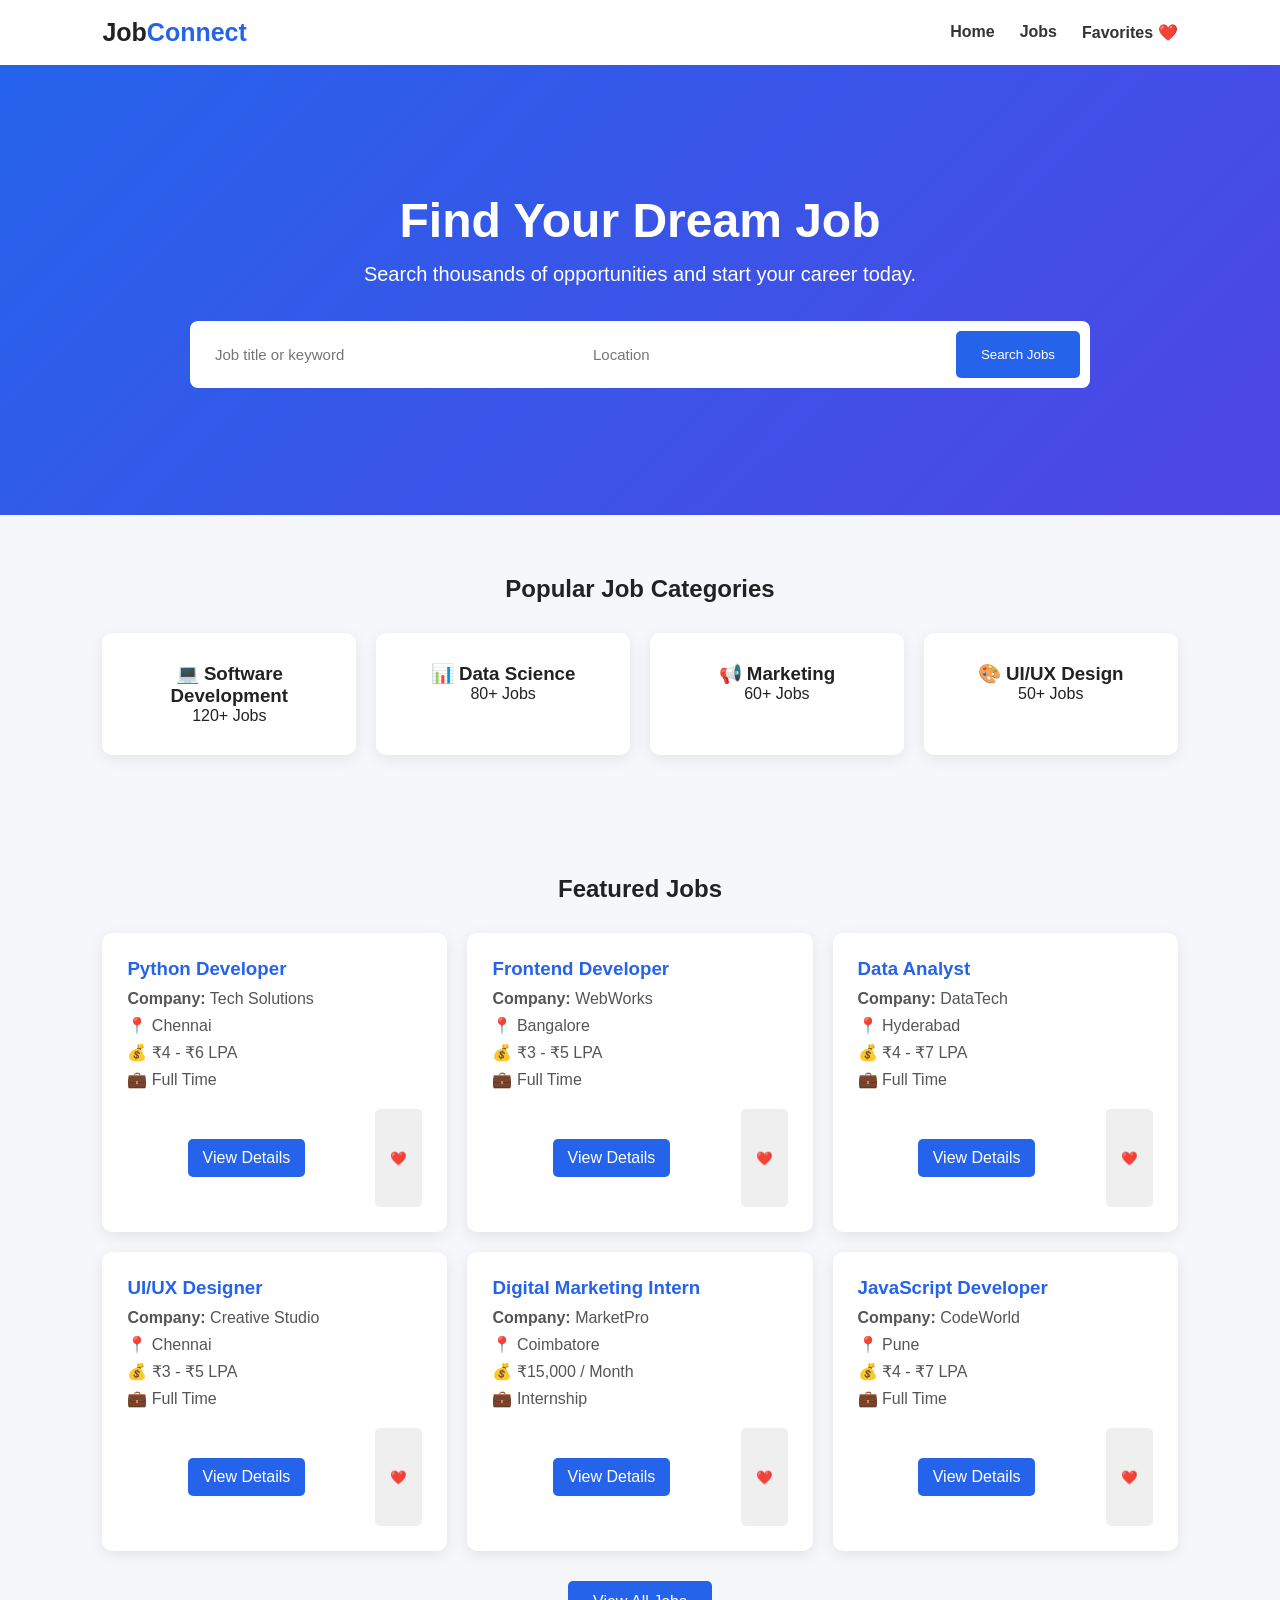
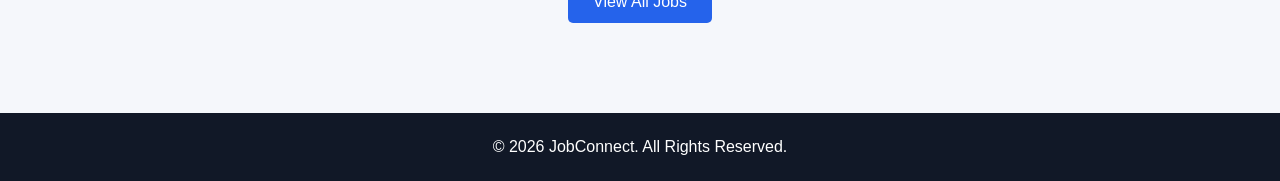
<file: html/index.html>
<!DOCTYPE html>
<html lang="en">
<head>
    <meta charset="UTF-8">
    <meta name="viewport" content="width=device-width, initial-scale=1.0">
    <title>JobConnect - Find Your Dream Job</title>
    <link rel="stylesheet" href="/css/style.css">
</head>

<body>

<header>
    <nav class="navbar">
        <div class="logo">Job<span>Connect</span></div>

        <ul class="nav-links">
            <li><a href="index.html">Home</a></li>
            <li><a href="jobs.html">Jobs</a></li>
            <li><a href="favorites.html">Favorites ❤️</a></li>
        </ul>
    </nav>
</header>

<section class="hero">
    <div class="hero-content">
        <h1>Find Your Dream Job</h1>
        <p>Search thousands of opportunities and start your career today.</p>

        <div class="search-box">
            <input type="text" id="homeSearch" placeholder="Job title or keyword">
            <input type="text" id="homeLocation" placeholder="Location">
            <button onclick="searchJobs()">Search Jobs</button>
        </div>
    </div>
</section>

<section class="categories">
    <h2>Popular Job Categories</h2>

    <div class="category-container">

        <div class="category-card" onclick="categorySearch('Software')">
            <h3>💻 Software Development</h3>
            <p>120+ Jobs</p>
        </div>

        <div class="category-card" onclick="categorySearch('Data')">
            <h3>📊 Data Science</h3>
            <p>80+ Jobs</p>
        </div>

        <div class="category-card" onclick="categorySearch('Marketing')">
            <h3>📢 Marketing</h3>
            <p>60+ Jobs</p>
        </div>

        <div class="category-card" onclick="categorySearch('Design')">
            <h3>🎨 UI/UX Design</h3>
            <p>50+ Jobs</p>
        </div>

    </div>
</section>

<section class="featured">
    <h2>Featured Jobs</h2>

    <div id="featuredJobs" class="job-container"></div>

    <a href="jobs.html" class="view-btn">View All Jobs</a>
</section>

<footer>
    <p>© 2026 JobConnect. All Rights Reserved.</p>
</footer>

<script src="/js/jobs.js"></script>
<script src="/js/main.js"></script>

</body>
</html>
</file>
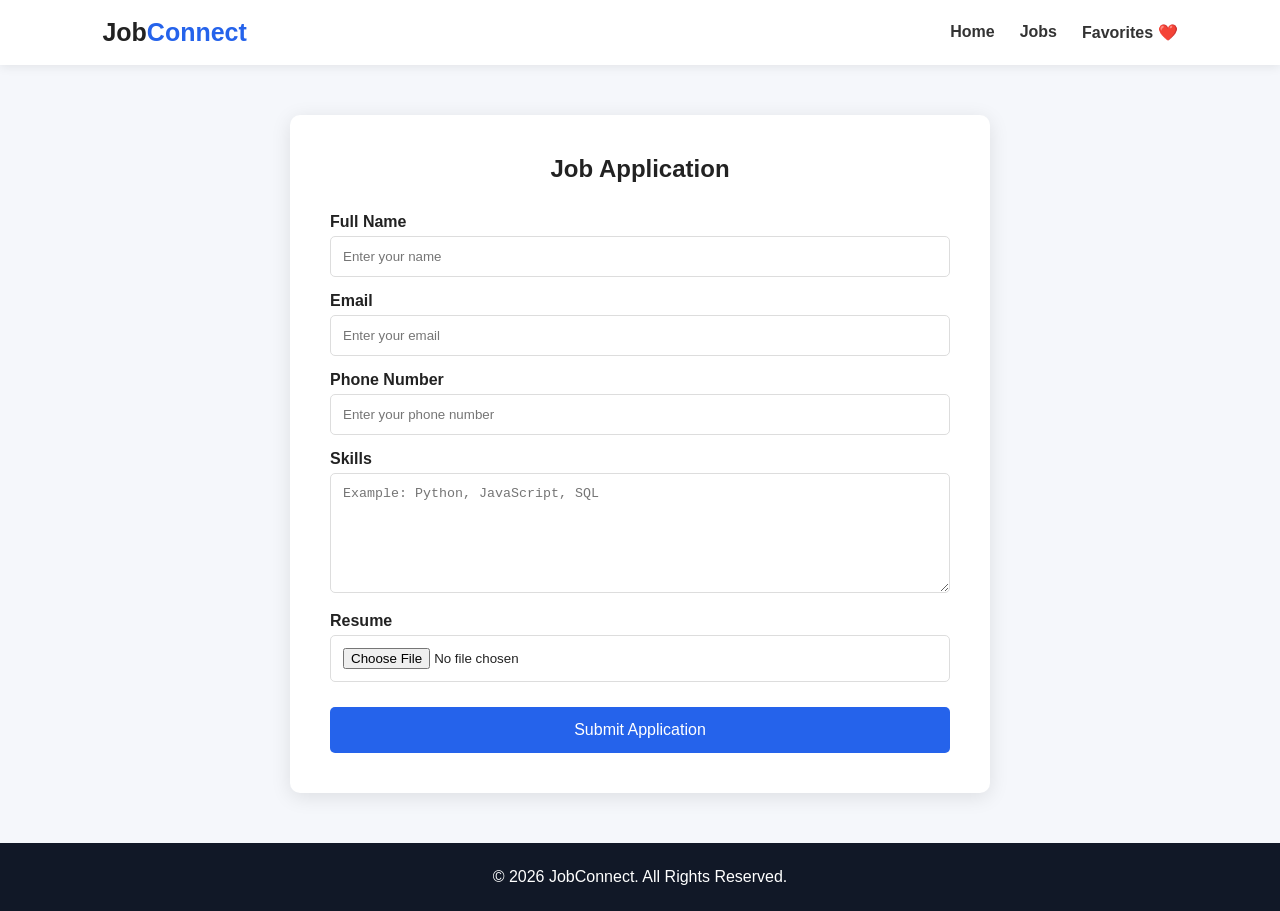
<file: html/apply.html>
<!DOCTYPE html>
<html lang="en">

<head>

    <meta charset="UTF-8">

    <meta name="viewport"
          content="width=device-width, initial-scale=1.0">

    <title>Apply Job - JobConnect</title>

    <link rel="stylesheet"
          href="/css/style.css">

</head>

<body>

<header>

    <nav class="navbar">

        <div class="logo">
            Job<span>Connect</span>
        </div>

        <ul class="nav-links">

            <li>
                <a href="index.html">
                    Home
                </a>
            </li>

            <li>
                <a href="jobs.html">
                    Jobs
                </a>
            </li>

            <li>
                <a href="favorites.html">
                    Favorites ❤️
                </a>
            </li>

        </ul>

    </nav>

</header>


<section class="apply-section">

    <h1>Job Application</h1>

    <form id="applicationForm">

        <label>Full Name</label>

        <input
            type="text"
            id="name"
            placeholder="Enter your name"
            required
        >


        <label>Email</label>

        <input
            type="email"
            id="email"
            placeholder="Enter your email"
            required
        >


        <label>Phone Number</label>

        <input
            type="tel"
            id="phone"
            placeholder="Enter your phone number"
            required
        >


        <label>Skills</label>

        <textarea
            id="skills"
            placeholder="Example: Python, JavaScript, SQL"
            required
        ></textarea>


        <label>Resume</label>

        <input
            type="file"
            id="resume"
            accept=".pdf,.doc,.docx"
            required
        >


        <button type="submit">
            Submit Application
        </button>

    </form>

</section>


<footer>

    <p>
        © 2026 JobConnect. All Rights Reserved.
    </p>

</footer>


<script src="/js/apply.js"></script>

</body>
</html>
</file>
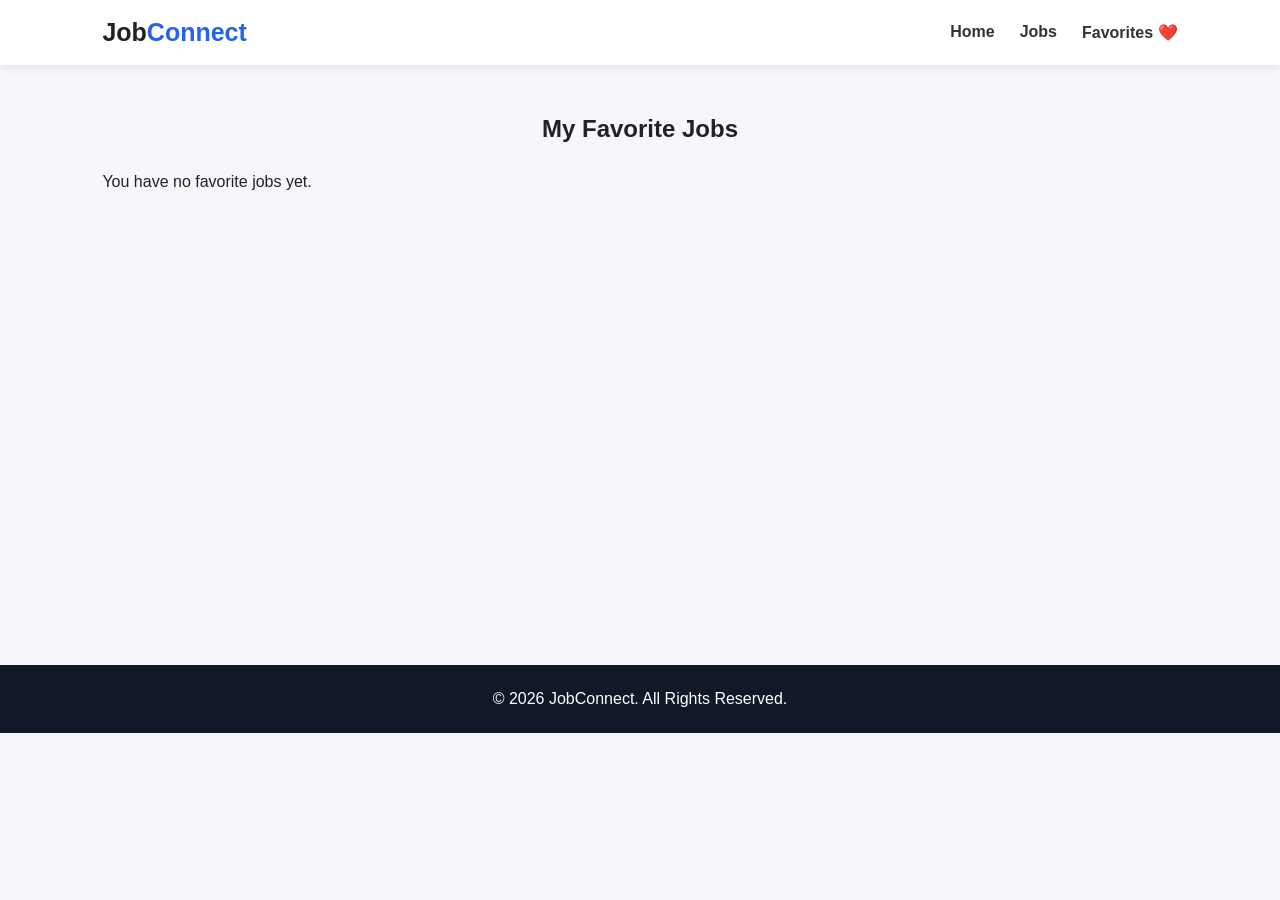
<file: html/favorites.html>
<!DOCTYPE html>
<html lang="en">

<head>

    <meta charset="UTF-8">

    <meta name="viewport"
          content="width=device-width, initial-scale=1.0">

    <title>Favorite Jobs - JobConnect</title>

    <link rel="stylesheet"
          href="/css/style.css">

</head>

<body>

<header>

    <nav class="navbar">

        <div class="logo">
            Job<span>Connect</span>
        </div>

        <ul class="nav-links">

            <li>
                <a href="index.html">
                    Home
                </a>
            </li>

            <li>
                <a href="jobs.html">
                    Jobs
                </a>
            </li>

            <li>
                <a href="favorites.html">
                    Favorites ❤️
                </a>
            </li>

        </ul>

    </nav>

</header>


<section class="jobs-section">

    <h1>My Favorite Jobs</h1>

    <div
        id="favoriteJobs"
        class="job-container">
    </div>

</section>


<footer>

    <p>
        © 2026 JobConnect. All Rights Reserved.
    </p>

</footer>


<script src="/js/jobs.js"></script>
<script src="/js/favorites.js"></script>

</body>
</html>
</file>
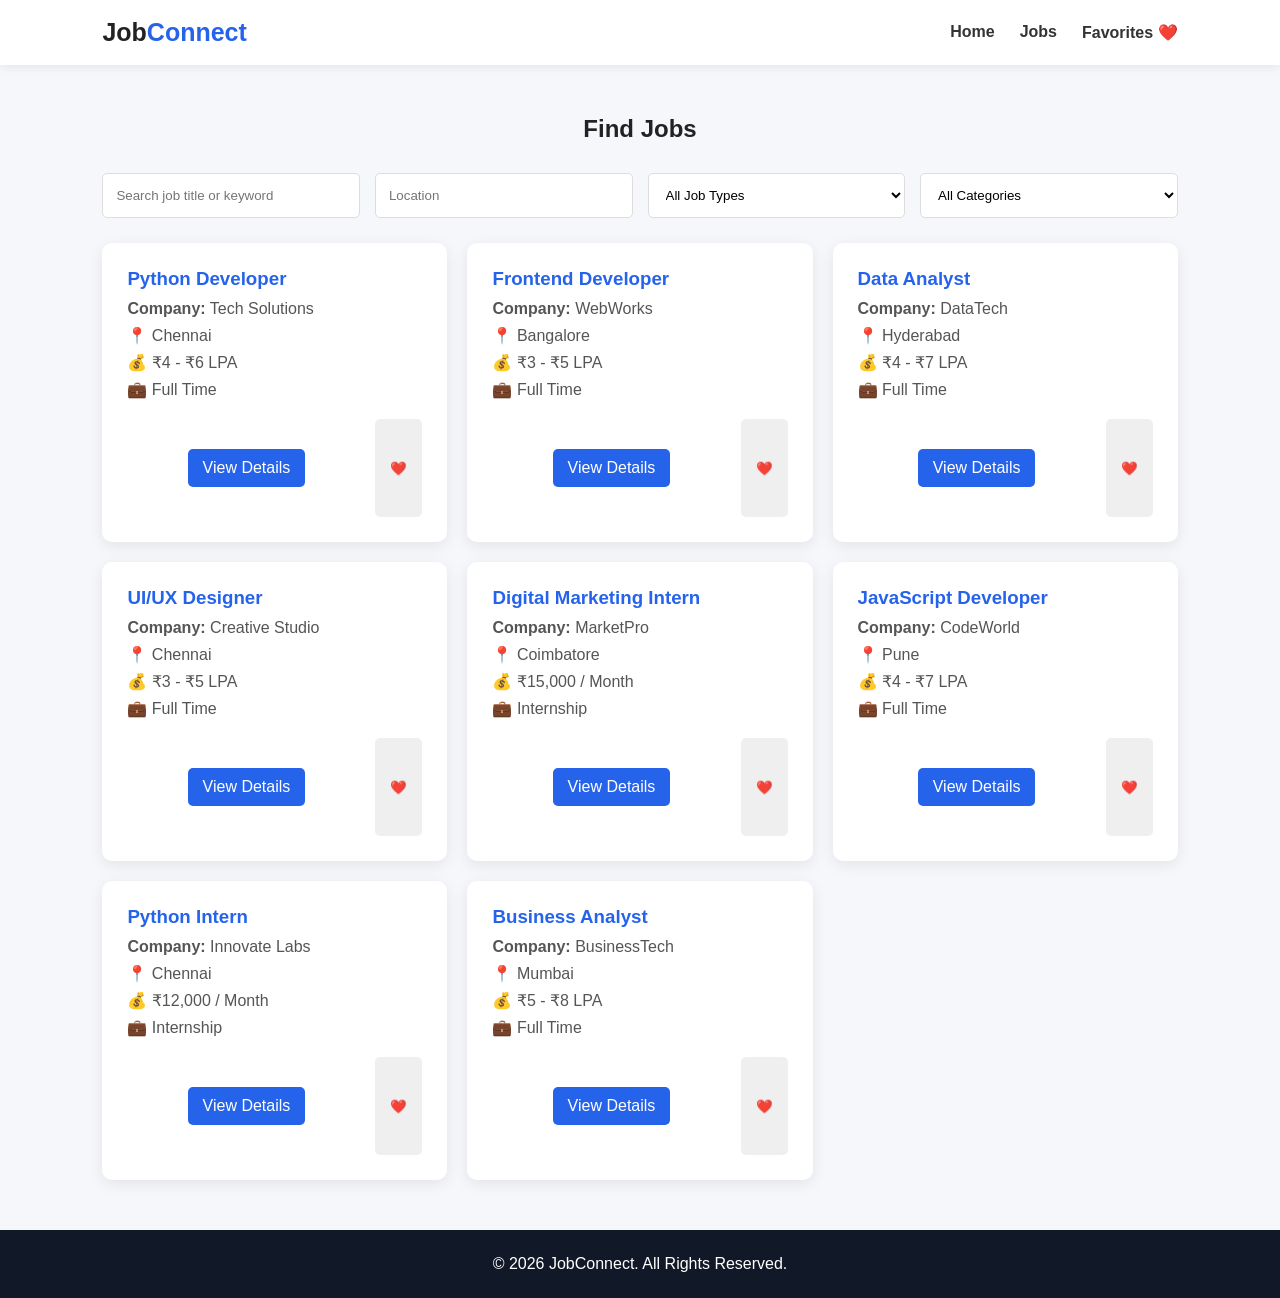
<file: html/jobs.html>
<!DOCTYPE html>
<html lang="en">

<head>
    <meta charset="UTF-8">
    <meta name="viewport" content="width=device-width, initial-scale=1.0">

    <title>JobConnect - Jobs</title>

    <link rel="stylesheet" href="/css/style.css">
</head>

<body>

<header>
    <nav class="navbar">

        <div class="logo">
            Job<span>Connect</span>
        </div>

        <ul class="nav-links">
            <li><a href="index.html">Home</a></li>
            <li><a href="jobs.html">Jobs</a></li>
            <li><a href="favorites.html">Favorites ❤️</a></li>
        </ul>

    </nav>
</header>


<section class="jobs-section">

    <h1>Find Jobs</h1>

    <div class="filters">

        <input
            type="text"
            id="searchInput"
            placeholder="Search job title or keyword"
        >

        <input
            type="text"
            id="locationInput"
            placeholder="Location"
        >

        <select id="jobType">

            <option value="">All Job Types</option>

            <option value="Full Time">
                Full Time
            </option>

            <option value="Part Time">
                Part Time
            </option>

            <option value="Internship">
                Internship
            </option>

        </select>

        <select id="category">

            <option value="">All Categories</option>

            <option value="Software">
                Software
            </option>

            <option value="Data">
                Data
            </option>

            <option value="Marketing">
                Marketing
            </option>

            <option value="Design">
                Design
            </option>

        </select>

    </div>


    <div id="jobList" class="job-container"></div>

</section>


<footer>
    <p>© 2026 JobConnect. All Rights Reserved.</p>
</footer>


<script src="/js/jobs.js"></script>
<script src="/js/main.js"></script>

</body>
</html>
</file>
<file: css/style.css>
* {
    margin: 0;
    padding: 0;
    box-sizing: border-box;
}

body {
    font-family: Arial, sans-serif;
    background: #f5f7fb;
    color: #222;
}


/* Navbar */

.navbar {
    display: flex;
    justify-content: space-between;
    align-items: center;

    padding: 18px 8%;

    background: white;

    box-shadow: 0 2px 10px rgba(0,0,0,0.08);
}

.logo {
    font-size: 25px;
    font-weight: bold;
}

.logo span {
    color: #2563eb;
}

.nav-links {
    display: flex;
    list-style: none;
    gap: 25px;
}

.nav-links a {
    text-decoration: none;
    color: #333;
    font-weight: bold;
}

.nav-links a:hover {
    color: #2563eb;
}


/* Hero */

.hero {
    min-height: 450px;

    display: flex;
    justify-content: center;
    align-items: center;

    text-align: center;

    background: linear-gradient(
        135deg,
        #2563eb,
        #4f46e5
    );

    color: white;

    padding: 30px;
}

.hero-content {
    width: 100%;
    max-width: 900px;
}

.hero h1 {
    font-size: 48px;
    margin-bottom: 15px;
}

.hero p {
    font-size: 20px;
    margin-bottom: 35px;
}


/* Search */

.search-box {
    display: flex;
    gap: 10px;
    background: white;
    padding: 10px;
    border-radius: 8px;
}

.search-box input {
    flex: 1;
    padding: 15px;
    border: none;
    outline: none;
    font-size: 15px;
}

.search-box button {
    background: #2563eb;
    color: white;
    border: none;
    padding: 15px 25px;
    cursor: pointer;
    border-radius: 5px;
}


/* Categories */

.categories,
.featured {
    padding: 60px 8%;
}

.categories h2,
.featured h2 {
    text-align: center;
    margin-bottom: 30px;
}

.category-container {
    display: grid;

    grid-template-columns:
        repeat(4, 1fr);

    gap: 20px;
}

.category-card {
    background: white;

    padding: 30px;

    text-align: center;

    border-radius: 10px;

    cursor: pointer;

    box-shadow:
        0 4px 15px rgba(0,0,0,0.08);

    transition: 0.3s;
}

.category-card:hover {
    transform: translateY(-5px);
}


/* Jobs */

.job-container {
    display: grid;

    grid-template-columns:
        repeat(3, 1fr);

    gap: 20px;

    margin-top: 25px;
}

.job-card {
    background: white;

    padding: 25px;

    border-radius: 10px;

    box-shadow:
        0 4px 15px rgba(0,0,0,0.08);
}

.job-card h3 {
    color: #2563eb;
    margin-bottom: 10px;
}

.job-card p {
    margin: 8px 0;
    color: #555;
}

.job-actions {
    display: flex;
    gap: 10px;
    margin-top: 20px;
}

.job-actions button,
.job-actions a {
    padding: 10px 15px;
    border: none;
    border-radius: 5px;
    cursor: pointer;
    text-decoration: none;
}

.view-btn {
    display: block;

    width: fit-content;

    margin: 30px auto;

    background: #2563eb;

    color: white;

    padding: 12px 25px;

    text-decoration: none;

    border-radius: 5px;
}


/* Jobs Page */

.jobs-section {
    padding: 50px 8%;

    min-height: 600px;
}

.jobs-section h1 {
    text-align: center;
    margin-bottom: 30px;
}

.filters {
    display: grid;

    grid-template-columns:
        repeat(4, 1fr);

    gap: 15px;
}

.filters input,
.filters select {
    padding: 13px;

    border: 1px solid #ddd;

    border-radius: 5px;

    background: white;
}


/* Details */

.details-section {
    padding: 60px 8%;

    min-height: 600px;
}

.details-card {
    max-width: 800px;

    margin: auto;

    background: white;

    padding: 40px;

    border-radius: 10px;

    box-shadow:
        0 4px 20px rgba(0,0,0,0.1);
}

.details-card h1 {
    color: #2563eb;
    margin-bottom: 20px;
}

.details-card h2 {
    margin-top: 30px;
    margin-bottom: 10px;
}

.details-card li {
    margin: 8px 0;
}

.apply-btn {
    display: inline-block;

    margin-top: 25px;

    background: #2563eb;

    color: white;

    padding: 12px 25px;

    text-decoration: none;

    border-radius: 5px;
}


/* Application */

.apply-section {
    max-width: 700px;

    margin: 50px auto;

    background: white;

    padding: 40px;

    border-radius: 10px;

    box-shadow:
        0 4px 20px rgba(0,0,0,0.1);
}

.apply-section h1 {
    text-align: center;
    margin-bottom: 30px;
}

.apply-section label {
    display: block;

    margin-top: 15px;

    margin-bottom: 5px;

    font-weight: bold;
}

.apply-section input,
.apply-section textarea {
    width: 100%;

    padding: 12px;

    border: 1px solid #ddd;

    border-radius: 5px;
}

.apply-section textarea {
    height: 120px;
    resize: vertical;
}

.apply-section button {
    width: 100%;

    margin-top: 25px;

    padding: 14px;

    background: #2563eb;

    color: white;

    border: none;

    border-radius: 5px;

    cursor: pointer;

    font-size: 16px;
}


/* Footer */

footer {
    text-align: center;

    padding: 25px;

    background: #111827;

    color: white;
}


/* Responsive */

@media (max-width: 900px) {

    .category-container,
    .job-container {
        grid-template-columns:
            repeat(2, 1fr);
    }

    .filters {
        grid-template-columns:
            repeat(2, 1fr);
    }
}


@media (max-width: 600px) {

    .navbar {
        flex-direction: column;
        gap: 15px;
    }

    .nav-links {
        gap: 12px;
    }

    .hero h1 {
        font-size: 35px;
    }

    .search-box {
        flex-direction: column;
    }

    .category-container,
    .job-container,
    .filters {
        grid-template-columns: 1fr;
    }
}
</file>
